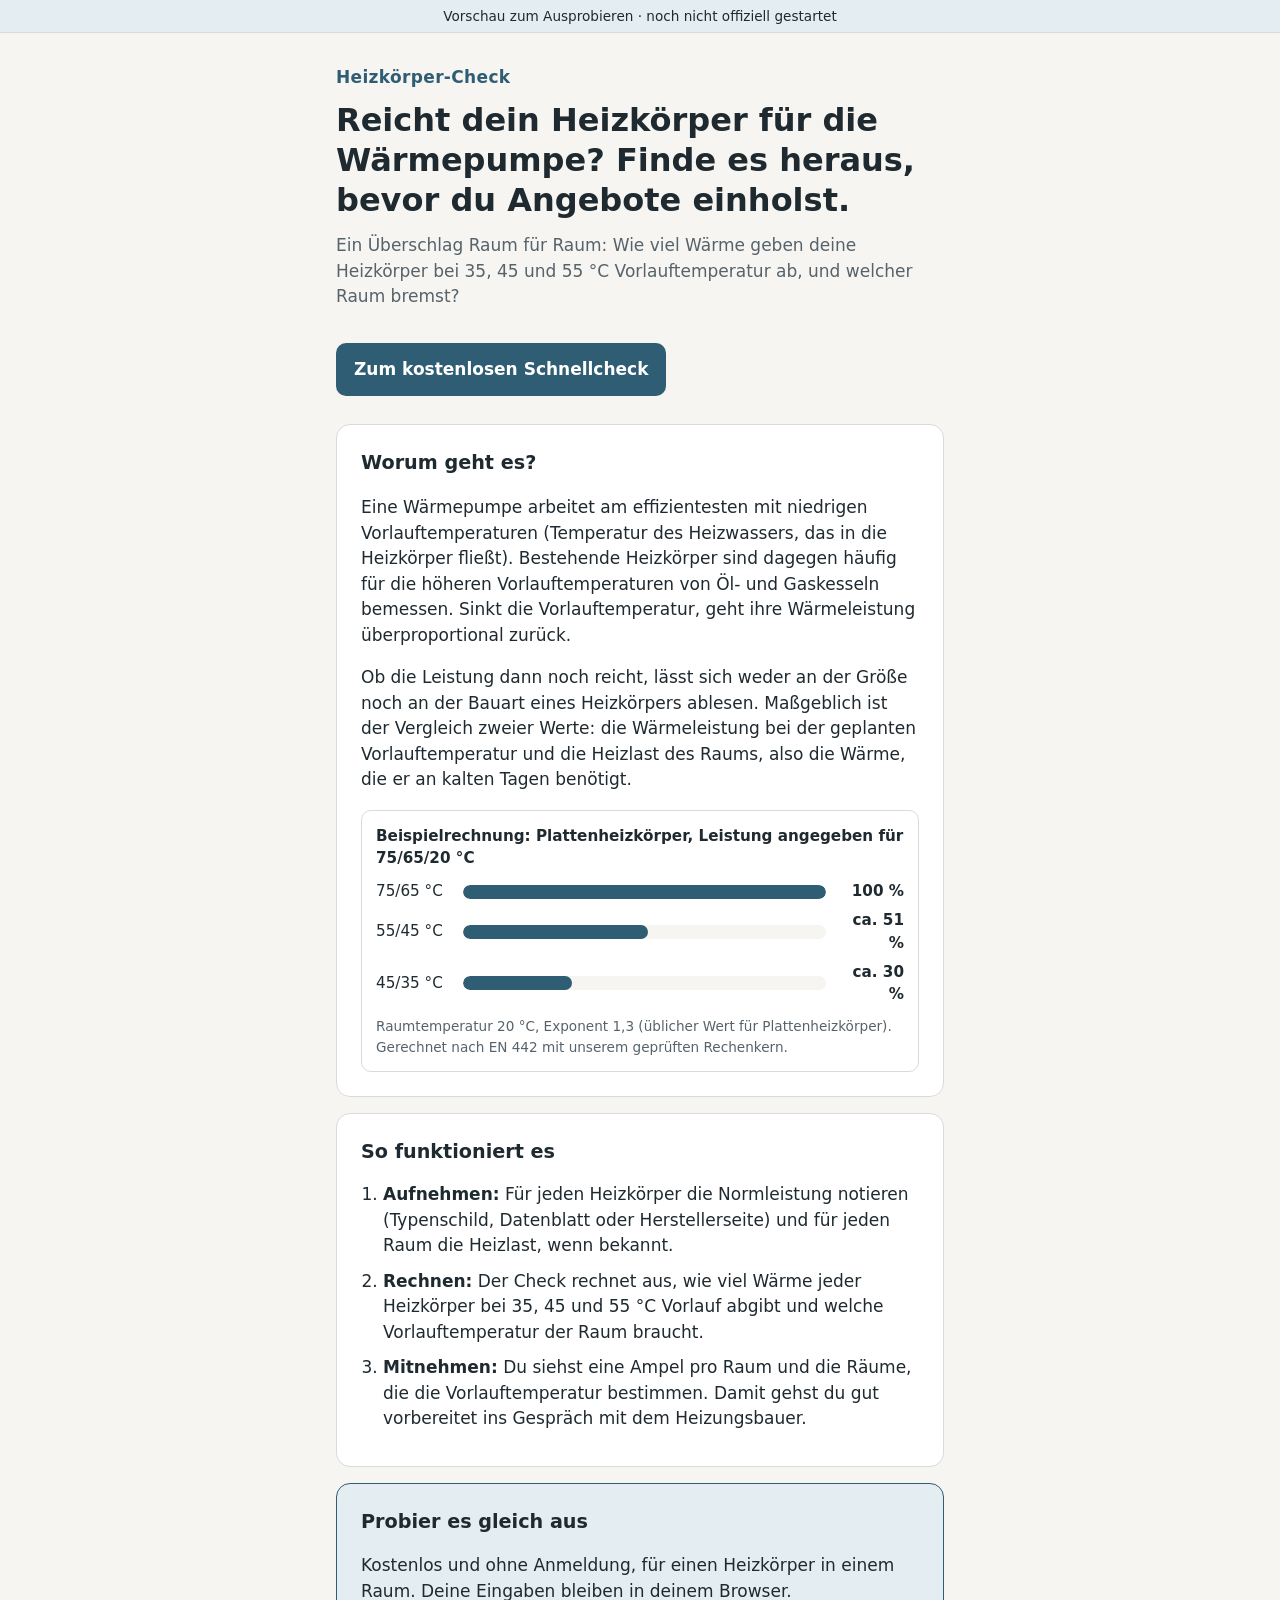
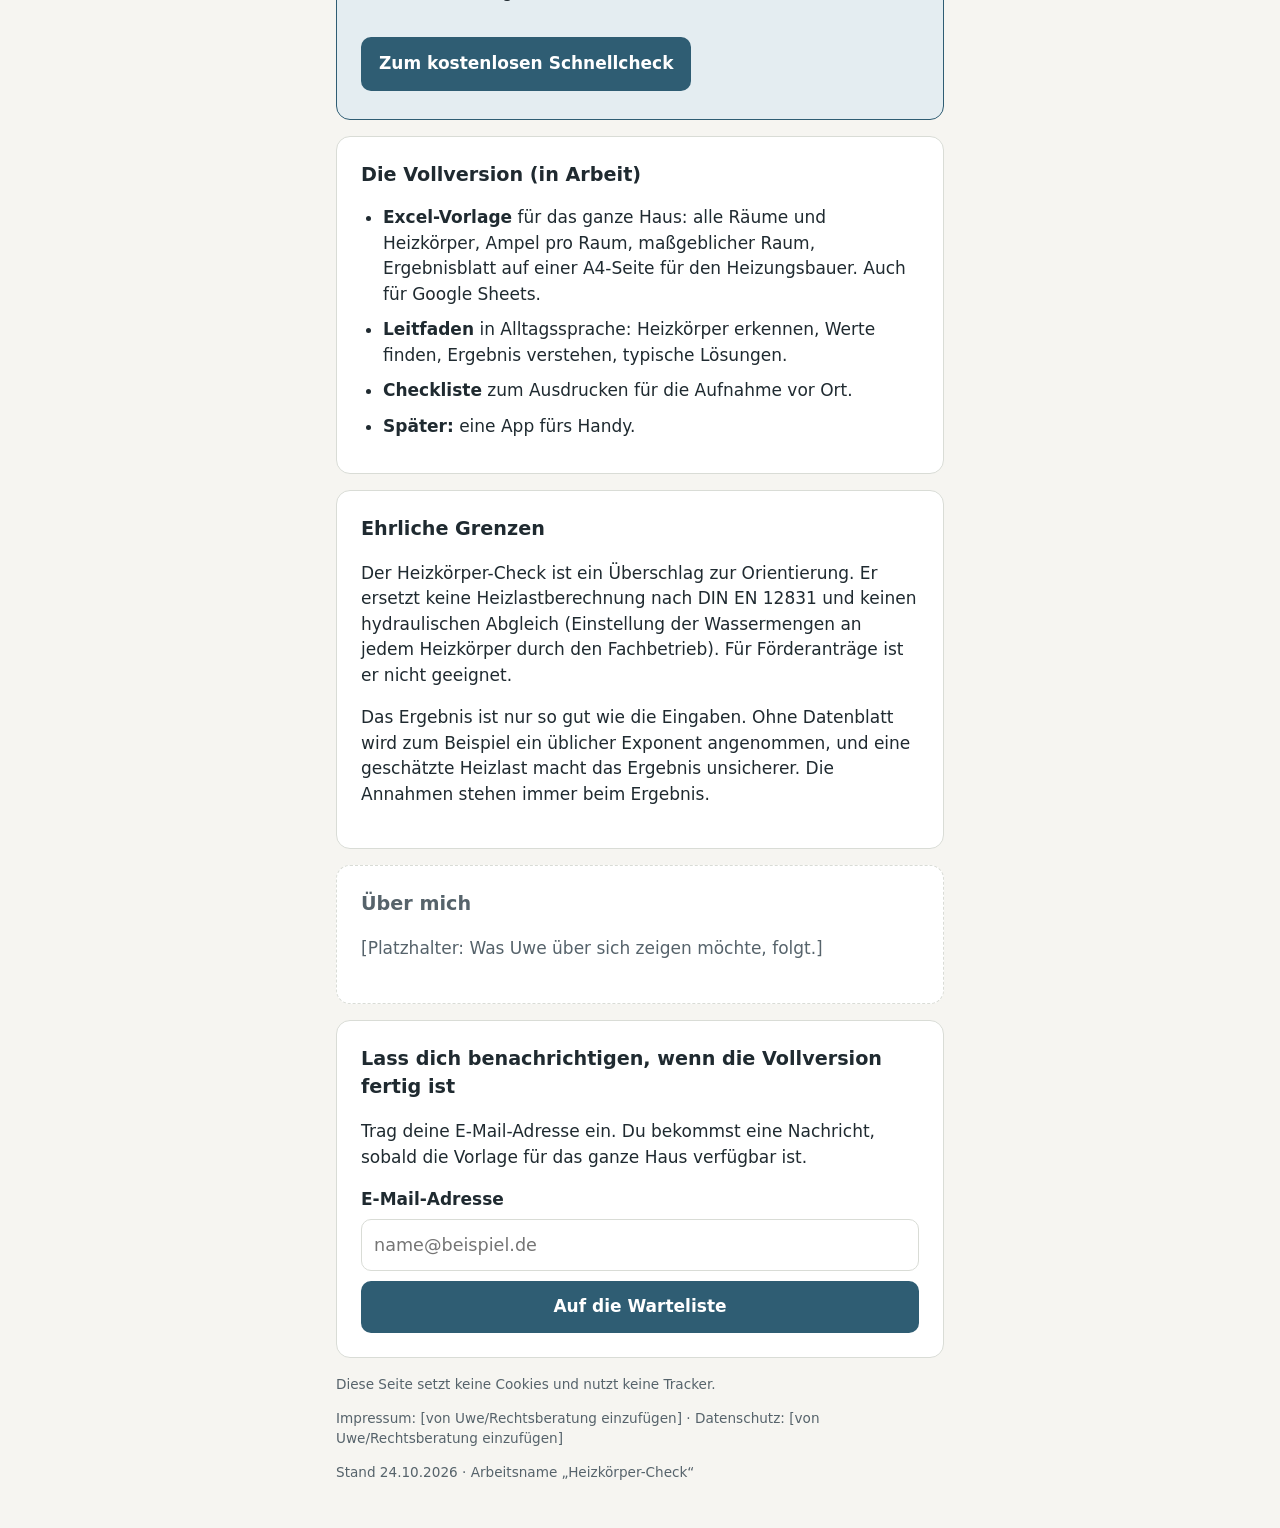
<file: index.html>
<!doctype html>
<html lang="de">
<head>
  <meta charset="utf-8">
  <meta name="viewport" content="width=device-width, initial-scale=1">
  <!-- VORSCHAU: vor dem Start entfernen (siehe docs/STATUS.md) -->
  <meta name="robots" content="noindex, nofollow">
  <title>Heizkörper-Check für Wärmepumpen</title>
  <meta name="description" content="Reicht dein Heizkörper für die Wärmepumpe? Überschlag Raum für Raum bei 35, 45 und 55 °C Vorlauf. Kostenloser Schnellcheck.">
  <link rel="stylesheet" href="src/schnellcheck.css">
  <link rel="stylesheet" href="src/landing.css">
</head>
<body>
  <!-- VORSCHAU: vor dem Start entfernen -->
  <p class="vorschau" role="note">Vorschau zum Ausprobieren · noch nicht offiziell gestartet</p>
  <header class="kopf held">
    <p class="marke">Heizkörper-Check</p>
    <h1>Reicht dein Heizkörper für die Wärmepumpe? Finde es heraus, bevor du Angebote einholst.</h1>
    <p class="einleitung">Ein Überschlag Raum für Raum: Wie viel Wärme geben deine Heizkörper bei 35, 45 und 55 °C Vorlauftemperatur ab, und welcher Raum bremst?</p>
    <a class="knopf" href="schnellcheck.html">Zum kostenlosen Schnellcheck</a>
  </header>

  <main>
    <section class="karte">
      <h2>Worum geht es?</h2>
      <p>Eine Wärmepumpe arbeitet am effizientesten mit niedrigen Vorlauftemperaturen (Temperatur des Heizwassers, das in die Heizkörper fließt). Bestehende Heizkörper sind dagegen häufig für die höheren Vorlauftemperaturen von Öl- und Gaskesseln bemessen. Sinkt die Vorlauftemperatur, geht ihre Wärmeleistung überproportional zurück.</p>
      <p>Ob die Leistung dann noch reicht, lässt sich weder an der Größe noch an der Bauart eines Heizkörpers ablesen. Maßgeblich ist der Vergleich zweier Werte: die Wärmeleistung bei der geplanten Vorlauftemperatur und die Heizlast des Raums, also die Wärme, die er an kalten Tagen benötigt.</p>
      <figure class="beispiel">
        <figcaption>Beispielrechnung: Plattenheizkörper, Leistung angegeben für 75/65/20 °C</figcaption>
        <div class="balken-zeile">
          <span class="balken-name">75/65 °C</span>
          <span class="balken"><span style="width:100%"></span></span>
          <span class="balken-wert">100 %</span>
        </div>
        <div class="balken-zeile">
          <span class="balken-name">55/45 °C</span>
          <span class="balken"><span style="width:51%"></span></span>
          <span class="balken-wert">ca. 51 %</span>
        </div>
        <div class="balken-zeile">
          <span class="balken-name">45/35 °C</span>
          <span class="balken"><span style="width:30%"></span></span>
          <span class="balken-wert">ca. 30 %</span>
        </div>
        <p class="quelle">Raumtemperatur 20 °C, Exponent 1,3 (üblicher Wert für Plattenheizkörper). Gerechnet nach EN 442 mit unserem geprüften Rechenkern.</p>
      </figure>
    </section>

    <section class="karte">
      <h2>So funktioniert es</h2>
      <ol class="schritte">
        <li><strong>Aufnehmen:</strong> Für jeden Heizkörper die Normleistung notieren (Typenschild, Datenblatt oder Herstellerseite) und für jeden Raum die Heizlast, wenn bekannt.</li>
        <li><strong>Rechnen:</strong> Der Check rechnet aus, wie viel Wärme jeder Heizkörper bei 35, 45 und 55 °C Vorlauf abgibt und welche Vorlauftemperatur der Raum braucht.</li>
        <li><strong>Mitnehmen:</strong> Du siehst eine Ampel pro Raum und die Räume, die die Vorlauftemperatur bestimmen. Damit gehst du gut vorbereitet ins Gespräch mit dem Heizungsbauer.</li>
      </ol>
    </section>

    <section class="karte betont">
      <h2>Probier es gleich aus</h2>
      <p>Kostenlos und ohne Anmeldung, für einen Heizkörper in einem Raum. Deine Eingaben bleiben in deinem Browser.</p>
      <a class="knopf" href="schnellcheck.html">Zum kostenlosen Schnellcheck</a>
    </section>

    <section class="karte">
      <h2>Die Vollversion (in Arbeit)</h2>
      <ul class="liste">
        <li><strong>Excel-Vorlage</strong> für das ganze Haus: alle Räume und Heizkörper, Ampel pro Raum, maßgeblicher Raum, Ergebnisblatt auf einer A4-Seite für den Heizungsbauer. Auch für Google Sheets.</li>
        <li><strong>Leitfaden</strong> in Alltagssprache: Heizkörper erkennen, Werte finden, Ergebnis verstehen, typische Lösungen.</li>
        <li><strong>Checkliste</strong> zum Ausdrucken für die Aufnahme vor Ort.</li>
        <li><strong>Später:</strong> eine App fürs Handy.</li>
      </ul>
    </section>

    <section class="karte">
      <h2>Ehrliche Grenzen</h2>
      <p>Der Heizkörper-Check ist ein Überschlag zur Orientierung. Er ersetzt keine Heizlastberechnung nach DIN EN 12831 und keinen hydraulischen Abgleich (Einstellung der Wassermengen an jedem Heizkörper durch den Fachbetrieb). Für Förderanträge ist er nicht geeignet.</p>
      <p>Das Ergebnis ist nur so gut wie die Eingaben. Ohne Datenblatt wird zum Beispiel ein üblicher Exponent angenommen, und eine geschätzte Heizlast macht das Ergebnis unsicherer. Die Annahmen stehen immer beim Ergebnis.</p>
    </section>

    <section class="karte platzhalter" aria-label="Über mich">
      <h2>Über mich</h2>
      <p>[Platzhalter: Was Uwe über sich zeigen möchte, folgt.]</p>
    </section>

    <section class="karte teaser" id="warteliste-bereich">
      <h2>Lass dich benachrichtigen, wenn die Vollversion fertig ist</h2>
      <p>Trag deine E-Mail-Adresse ein. Du bekommst eine Nachricht, sobald die Vorlage für das ganze Haus verfügbar ist.</p>
      <form id="warteliste" novalidate>
        <label for="email">E-Mail-Adresse</label>
        <input id="email" name="email" type="email" inputmode="email" autocomplete="email" placeholder="name@beispiel.de">
        <button type="submit">Auf die Warteliste</button>
        <p id="warteliste-meldung" class="meldung" role="status"></p>
      </form>
    </section>
  </main>

  <footer class="fuss">
    <p>Diese Seite setzt keine Cookies und nutzt keine Tracker.</p>
    <p>Impressum: [von Uwe/Rechtsberatung einzufügen] · Datenschutz: [von Uwe/Rechtsberatung einzufügen]</p>
    <p>Stand 24.10.2026 · Arbeitsname „Heizkörper-Check“</p>
  </footer>

  <script type="module" src="src/warteliste.js"></script>
</body>
</html>
</file>
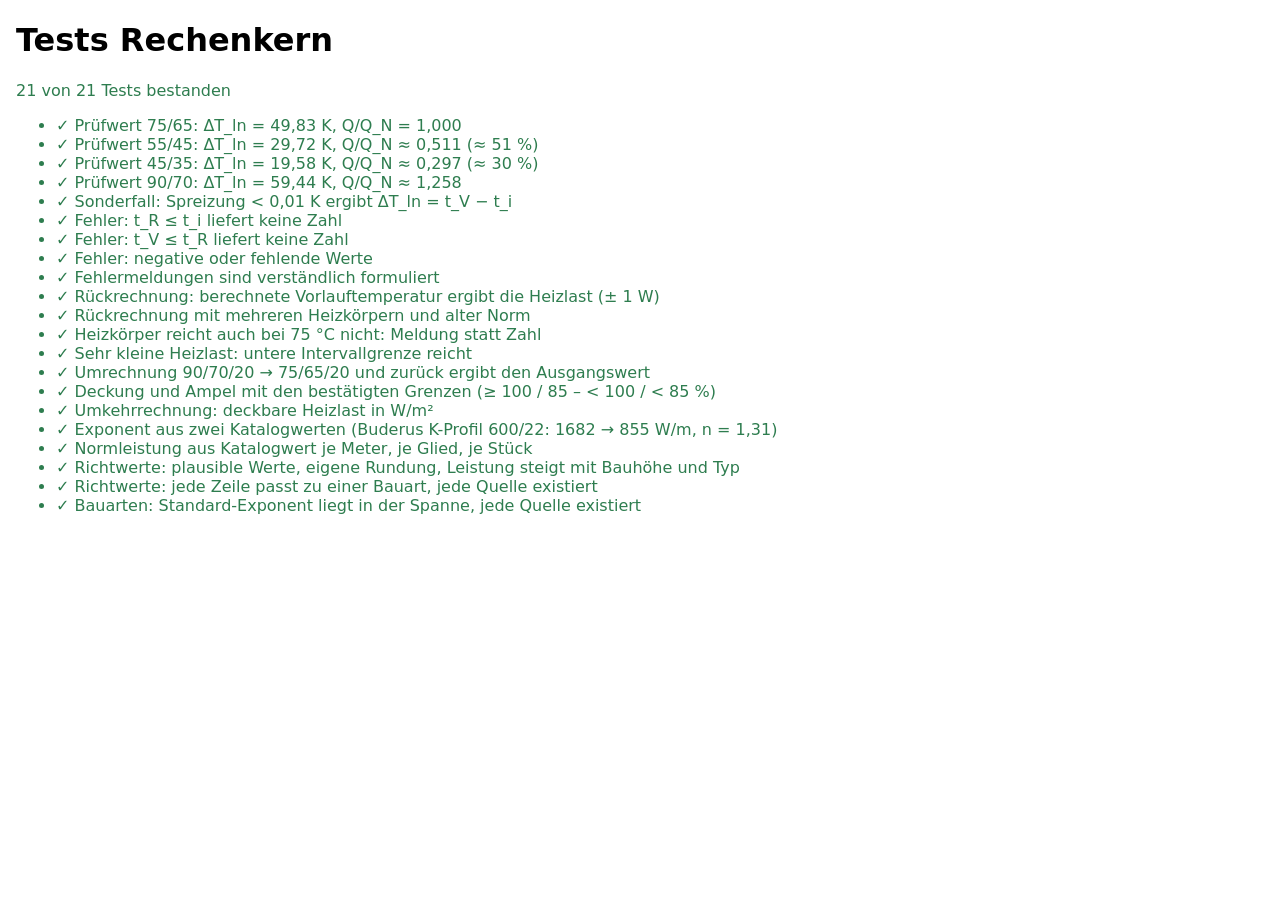
<file: tests/browser/index.html>
<!doctype html>
<html lang="de">
<head>
  <meta charset="utf-8">
  <meta name="viewport" content="width=device-width, initial-scale=1">
  <title>Tests Rechenkern</title>
  <!-- Führt tests/rechenkern.test.js im Browser aus (für Rechner ohne Node.js).
       Start: web\dev-server.ps1, dann http://localhost:8642/tests/browser/ -->
  <script type="importmap">
    { "imports": { "node:test": "./node-test.js", "node:assert/strict": "./node-assert.js" } }
  </script>
  <style>
    body { font-family: system-ui, sans-serif; margin: 16px; }
    .ok { color: #2e7d4f; } .fehler { color: #b3362c; font-weight: 700; }
  </style>
</head>
<body>
  <h1>Tests Rechenkern</h1>
  <p id="summe">Tests laufen …</p>
  <ul id="liste"></ul>
  <script type="module">
    import { ergebnisse } from './node-test.js';
    await import('../rechenkern.test.js');
    const fehler = ergebnisse.filter((e) => !e.ok).length;
    document.getElementById('summe').textContent =
      `${ergebnisse.length - fehler} von ${ergebnisse.length} Tests bestanden`;
    document.getElementById('summe').className = fehler ? 'fehler' : 'ok';
    document.getElementById('liste').replaceChildren(...ergebnisse.map((e) => {
      const li = document.createElement('li');
      li.className = e.ok ? 'ok' : 'fehler';
      li.textContent = e.ok ? `✓ ${e.name}` : `✗ ${e.name}: ${e.meldung}`;
      return li;
    }));
    window.TESTERGEBNIS = { gesamt: ergebnisse.length, fehler };
  </script>
</body>
</html>
</file>
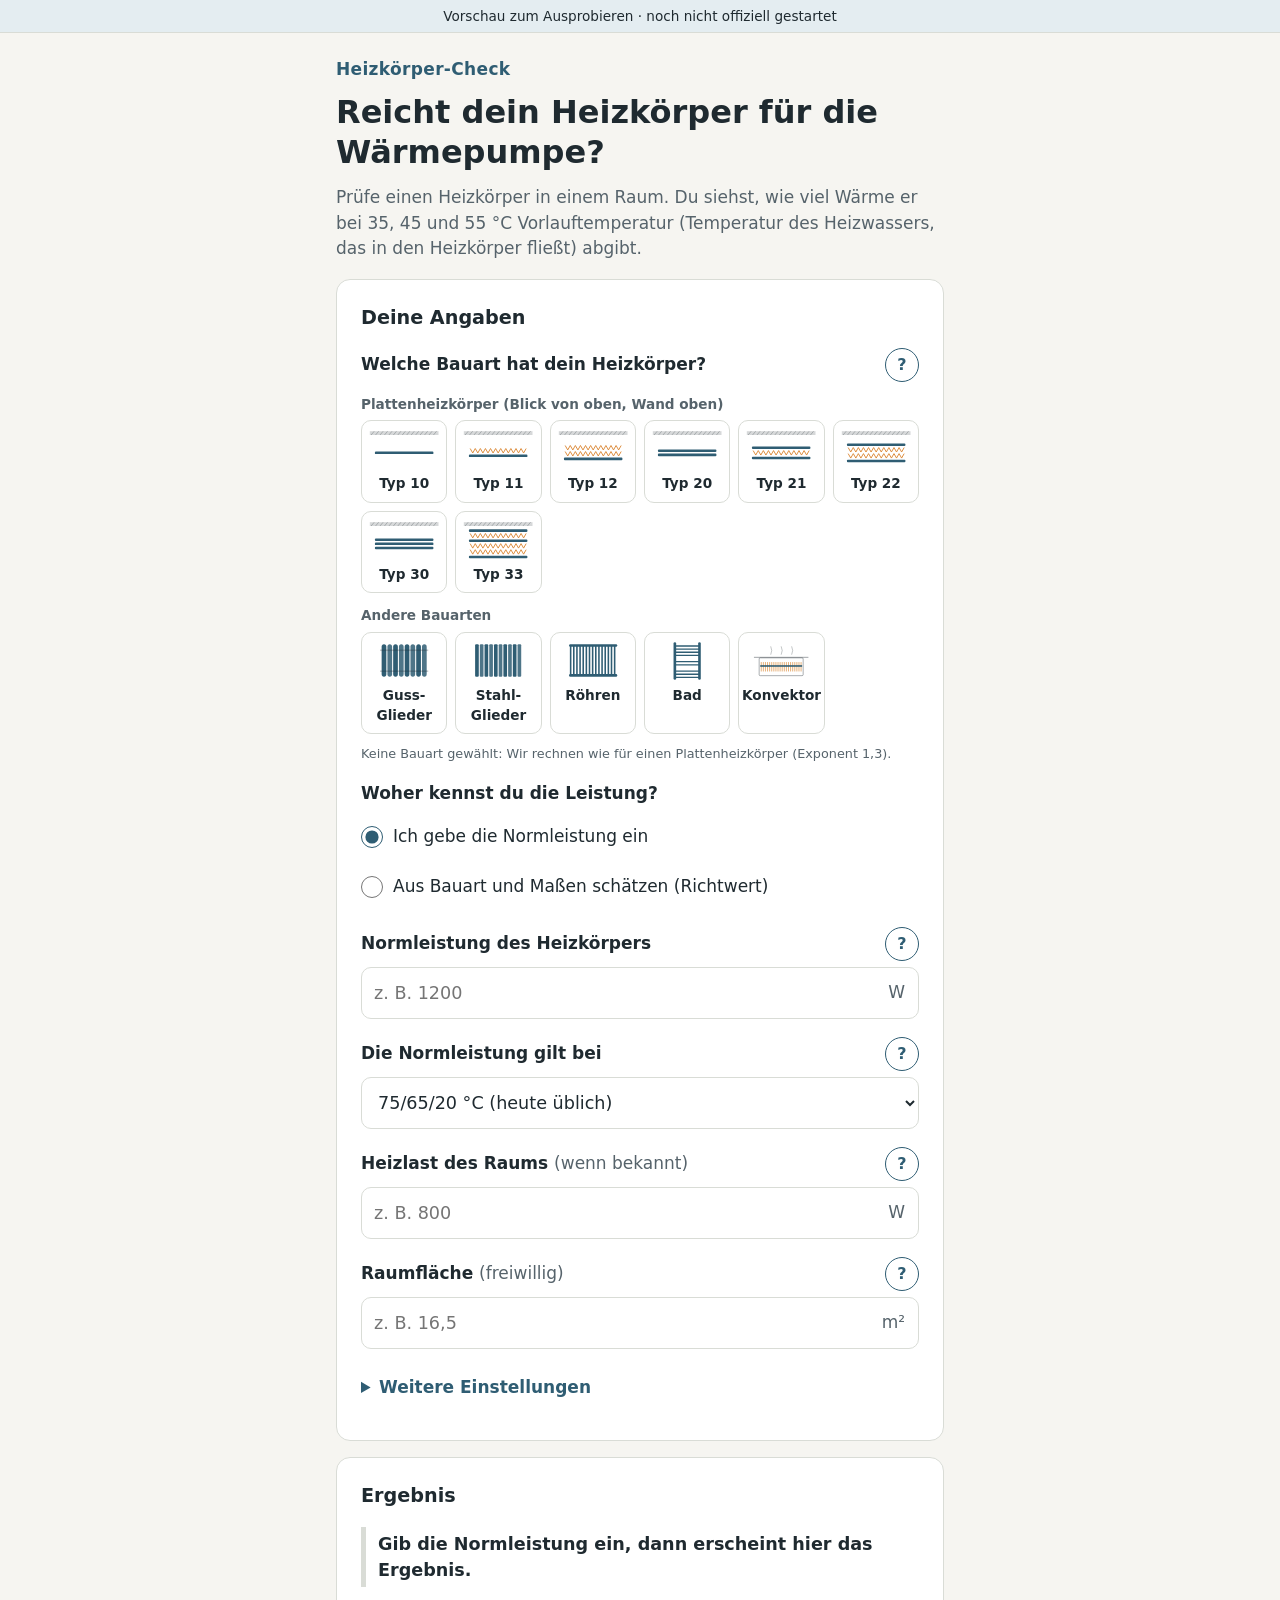
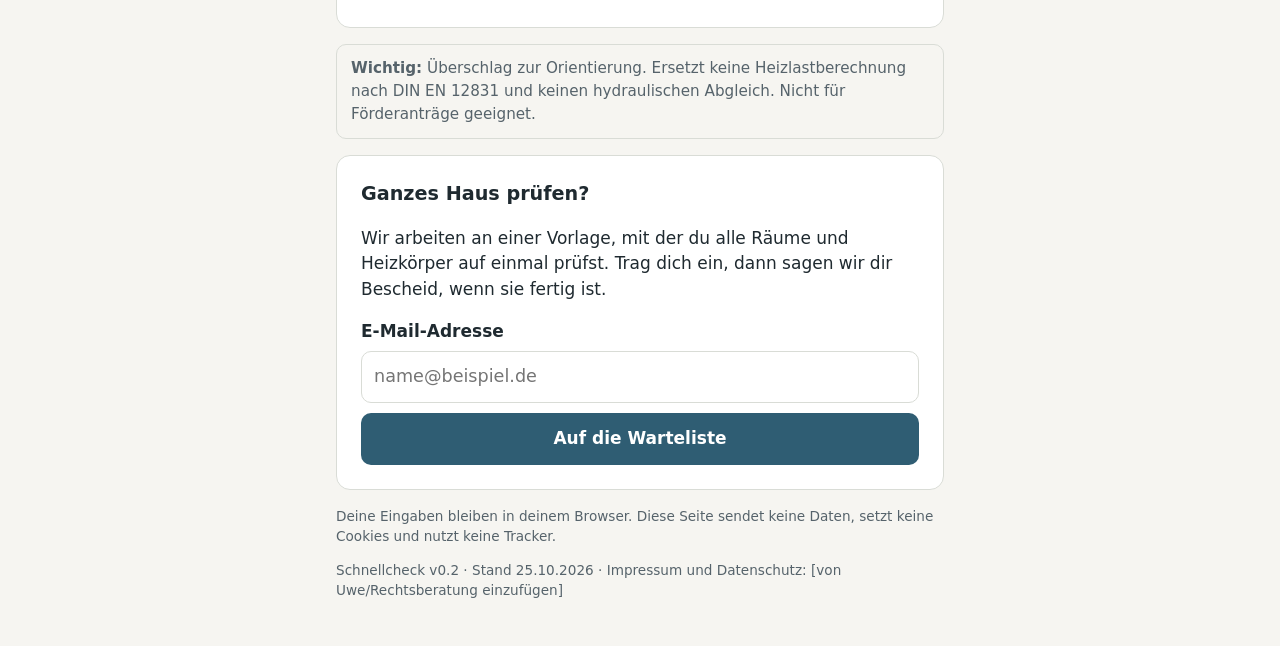
<file: schnellcheck.html>
<!doctype html>
<html lang="de">
<head>
  <meta charset="utf-8">
  <meta name="viewport" content="width=device-width, initial-scale=1">
  <!-- VORSCHAU: vor dem Start entfernen (siehe docs/STATUS.md) -->
  <meta name="robots" content="noindex, nofollow">
  <title>Schnellcheck – Heizkörper-Check</title>
  <meta name="description" content="Kostenloser Schnellcheck: Schafft dein Heizkörper die Heizlast bei 35, 45 oder 55 °C Vorlauf?">
  <link rel="stylesheet" href="src/schnellcheck.css">
  <link rel="stylesheet" href="src/heizkoerper-auswahl.css">
</head>
<body>
  <!-- VORSCHAU: vor dem Start entfernen -->
  <p class="vorschau" role="note">Vorschau zum Ausprobieren · noch nicht offiziell gestartet</p>
  <header class="kopf">
    <p class="marke">Heizkörper-Check</p>
    <h1>Reicht dein Heizkörper für die Wärmepumpe?</h1>
    <p class="einleitung">Prüfe einen Heizkörper in einem Raum. Du siehst, wie viel Wärme er bei 35, 45 und 55 °C Vorlauftemperatur (Temperatur des Heizwassers, das in den Heizkörper fließt) abgibt.</p>
  </header>

  <main>
    <form id="eingaben" class="karte" novalidate autocomplete="off">
      <h2>Deine Angaben</h2>

      <fieldset class="feld bauart-feld">
        <div class="feld-kopf">
          <legend>Welche Bauart hat dein Heizkörper?</legend>
          <button type="button" class="hilfe-knopf" aria-expanded="false" aria-controls="hilfe-bauart" aria-label="Hilfe zur Bauart">?</button>
        </div>
        <p id="hilfe-bauart" class="hilfe" hidden>Die Bauart bestimmt, wie stark die Leistung bei niedrigeren Temperaturen sinkt (Heizkörperexponent). <strong>Plattenheizkörper:</strong> Schau von oben in den Heizkörper. Zähle die glatten Platten (erste Ziffer) und die Lagen mit gezackten Blechen, den Lamellen (zweite Ziffer). Zwei Platten mit zwei Lagen Lamellen sind Typ 22. Du bist unsicher? Dann wähle nichts, wir rechnen dann wie für einen Plattenheizkörper.</p>
        <div id="bauarten" class="bauarten"></div>
        <p id="bauart-info" class="wert-klein bauart-info"></p>
      </fieldset>

      <fieldset class="feld">
        <legend>Woher kennst du die Leistung?</legend>
        <div class="umschalter">
          <label><input type="radio" name="leistung-quelle" value="eingabe" checked> Ich gebe die Normleistung ein</label>
          <label><input type="radio" name="leistung-quelle" value="katalog"> Aus Bauart und Maßen schätzen (Richtwert)</label>
        </div>
        <div id="katalog" class="katalog" hidden>
          <p id="katalog-leer" class="wert-klein" hidden>Für diese Bauart haben wir noch keine Richtwerte. Richtwerte gibt es für Plattenheizkörper (Typ 10 bis 33) und Guss-Gliederheizkörper. Gib die Normleistung unten selbst ein.</p>
          <div id="katalog-felder">
            <label for="katalog-hoehe" id="katalog-hoehe-label">Bauhöhe</label>
            <select id="katalog-hoehe"></select>
            <div class="feld-kopf">
              <label for="katalog-laenge" id="katalog-menge-label">Baulänge</label>
              <button type="button" class="hilfe-knopf" aria-expanded="false" aria-controls="hilfe-katalog-laenge" aria-label="Hilfe zur Baulänge">?</button>
            </div>
            <p id="hilfe-katalog-laenge" class="hilfe" hidden><span id="hilfe-katalog-laenge-text">Die Breite des Heizkörpers in Millimetern, ohne Ventile und Anschlüsse.</span> Beispiel für eine Eingabe: 1200</p>
            <div class="eingabe-einheit">
              <input id="katalog-laenge" type="text" inputmode="numeric" placeholder="z. B. 1200">
              <span id="katalog-menge-einheit">mm</span>
            </div>
            <p class="fehler" id="fehler-katalog-laenge" role="alert"></p>
            <p id="katalog-ergebnis" class="wert-klein"></p>
            <p id="katalog-herleitung" class="wert-klein"></p>
          </div>
        </div>
      </fieldset>

      <div class="feld">
        <div class="feld-kopf">
          <label for="qn">Normleistung des Heizkörpers</label>
          <button type="button" class="hilfe-knopf" aria-expanded="false" aria-controls="hilfe-qn" aria-label="Hilfe zur Normleistung">?</button>
        </div>
        <p id="hilfe-qn" class="hilfe" hidden>Die Wärmeleistung, die der Hersteller unter Normbedingungen angibt, in Watt. <strong>Wo finde ich das?</strong> Auf dem Typenschild (oft seitlich oder oben am Heizkörper), im Datenblatt oder auf der Seite des Herstellers unter Typ und Maßen. Beispiel für eine Eingabe: 1200</p>
        <div class="eingabe-einheit">
          <input id="qn" name="qn" type="text" inputmode="decimal" placeholder="z. B. 1200" required>
          <span>W</span>
        </div>
        <p class="fehler" id="fehler-qn" role="alert"></p>
      </div>

      <div class="feld">
        <div class="feld-kopf">
          <label for="norm">Die Normleistung gilt bei</label>
          <button type="button" class="hilfe-knopf" aria-expanded="false" aria-controls="hilfe-norm" aria-label="Hilfe zur Normbedingung">?</button>
        </div>
        <p id="hilfe-norm" class="hilfe" hidden>Die Leistungsangabe bezieht sich immer auf bestimmte Temperaturen: Vorlauf / Rücklauf / Raum. Heute üblich ist 75/65/20 °C (Norm EN 442). Ältere Datenblätter nennen oft 90/70/20 °C. Die Angabe steht neben der Leistung im Datenblatt.</p>
        <select id="norm" name="norm">
          <option value="75/65/20" selected>75/65/20 °C (heute üblich)</option>
          <option value="90/70/20">90/70/20 °C (ältere Angabe)</option>
        </select>
      </div>

      <div class="feld">
        <div class="feld-kopf">
          <label for="heizlast">Heizlast des Raums <span class="optional">(wenn bekannt)</span></label>
          <button type="button" class="hilfe-knopf" aria-expanded="false" aria-controls="hilfe-heizlast" aria-label="Hilfe zur Heizlast">?</button>
        </div>
        <p id="hilfe-heizlast" class="hilfe" hidden>Die Heizlast ist die Wärme, die der Raum an einem sehr kalten Tag braucht, in Watt. Sie steht in einer Heizlastberechnung nach DIN EN 12831, die ein Heizungsbauer oder Energieberater erstellt. Du kennst sie nicht? Dann lass das Feld leer. Du siehst trotzdem, wie viel dein Heizkörper schafft.</p>
        <div class="eingabe-einheit">
          <input id="heizlast" name="heizlast" type="text" inputmode="decimal" placeholder="z. B. 800">
          <span>W</span>
        </div>
        <p class="fehler" id="fehler-heizlast" role="alert"></p>
      </div>

      <div class="feld">
        <div class="feld-kopf">
          <label for="flaeche">Raumfläche <span class="optional">(freiwillig)</span></label>
          <button type="button" class="hilfe-knopf" aria-expanded="false" aria-controls="hilfe-flaeche" aria-label="Hilfe zur Raumfläche">?</button>
        </div>
        <p id="hilfe-flaeche" class="hilfe" hidden>Die Grundfläche des Raums in Quadratmetern. Damit zeigen wir die Heizkörperleistung zusätzlich in Watt pro Quadratmeter (W/m²). Das ist keine Schätzung der Heizlast, sondern nur eine Umrechnung zum Vergleichen. Beispiel für eine Eingabe: 16,5</p>
        <div class="eingabe-einheit">
          <input id="flaeche" name="flaeche" type="text" inputmode="decimal" placeholder="z. B. 16,5">
          <span>m²</span>
        </div>
        <p class="fehler" id="fehler-flaeche" role="alert"></p>
      </div>

      <details class="weitere">
        <summary>Weitere Einstellungen</summary>

        <div class="feld">
          <div class="feld-kopf">
            <label for="exponent">Heizkörperexponent n</label>
            <button type="button" class="hilfe-knopf" aria-expanded="false" aria-controls="hilfe-exponent" aria-label="Hilfe zum Exponenten">?</button>
          </div>
          <p id="hilfe-exponent" class="hilfe" hidden>Der Exponent beschreibt, wie stark die Leistung bei niedrigeren Temperaturen sinkt. Er steht im Datenblatt. Ohne Datenblatt nehmen wir 1,3 an, das ist ein üblicher Wert für Plattenheizkörper (Annahme).</p>
          <input id="exponent" name="exponent" type="text" inputmode="decimal" value="1,3">
          <p class="fehler" id="fehler-exponent" role="alert"></p>
        </div>

        <div class="feld">
          <div class="feld-kopf">
            <label for="ti">Gewünschte Raumtemperatur</label>
            <button type="button" class="hilfe-knopf" aria-expanded="false" aria-controls="hilfe-ti" aria-label="Hilfe zur Raumtemperatur">?</button>
          </div>
          <p id="hilfe-ti" class="hilfe" hidden>Die Temperatur, die du im Raum haben möchtest. Für Wohnräume ist 20 °C üblich, im Bad meist mehr. Beispiel für eine Eingabe: 20</p>
          <div class="eingabe-einheit">
            <input id="ti" name="ti" type="text" inputmode="decimal" value="20">
            <span>°C</span>
          </div>
          <p class="fehler" id="fehler-ti" role="alert"></p>
        </div>

        <div class="feld">
          <div class="feld-kopf">
            <label for="spreizung">Spreizung</label>
            <button type="button" class="hilfe-knopf" aria-expanded="false" aria-controls="hilfe-spreizung" aria-label="Hilfe zur Spreizung">?</button>
          </div>
          <p id="hilfe-spreizung" class="hilfe" hidden>Die Spreizung ist der Unterschied zwischen Vorlauf (Wasser fließt hinein) und Rücklauf (Wasser fließt heraus). Bei Wärmepumpen ist sie klein. Voreingestellt sind 5 K (Kelvin, hier gleichbedeutend mit Grad Unterschied).</p>
          <div class="eingabe-einheit">
            <input id="spreizung" name="spreizung" type="text" inputmode="decimal" value="5">
            <span>K</span>
          </div>
          <p class="fehler" id="fehler-spreizung" role="alert"></p>
        </div>
      </details>
    </form>

    <section id="ergebnis" class="karte" aria-live="polite">
      <h2>Ergebnis</h2>
      <p id="fazit" class="fazit">Gib die Normleistung ein, dann erscheint hier das Ergebnis.</p>
      <div id="spalten" class="spalten"></div>
      <p id="vorlauf" class="vorlauf"></p>
      <ul id="annahmen" class="annahmen"></ul>
    </section>

    <aside class="hinweis" role="note">
      <strong>Wichtig:</strong> Überschlag zur Orientierung. Ersetzt keine Heizlastberechnung nach DIN EN 12831 und keinen hydraulischen Abgleich. Nicht für Förderanträge geeignet.
    </aside>

    <section class="karte teaser">
      <h2>Ganzes Haus prüfen?</h2>
      <p>Wir arbeiten an einer Vorlage, mit der du alle Räume und Heizkörper auf einmal prüfst. Trag dich ein, dann sagen wir dir Bescheid, wenn sie fertig ist.</p>
      <form id="warteliste" novalidate>
        <label for="email">E-Mail-Adresse</label>
        <input id="email" name="email" type="email" inputmode="email" autocomplete="email" placeholder="name@beispiel.de">
        <button type="submit">Auf die Warteliste</button>
        <p id="warteliste-meldung" class="meldung" role="status"></p>
      </form>
    </section>
  </main>

  <footer class="fuss">
    <p>Deine Eingaben bleiben in deinem Browser. Diese Seite sendet keine Daten, setzt keine Cookies und nutzt keine Tracker.</p>
    <p>Schnellcheck v0.2 · Stand 25.10.2026 · Impressum und Datenschutz: [von Uwe/Rechtsberatung einzufügen]</p>
  </footer>

  <script type="module" src="src/schnellcheck.js"></script>
</body>
</html>
</file>
<file: src/schnellcheck.css>
/* Schnellcheck – mobil zuerst. Ampelfarben nur für Ergebnisse, sonst ruhige Grundfarben. */
:root {
  --grund: #f6f5f1;
  --karte: #ffffff;
  --text: #1f2a30;
  --text-leise: #56636b;
  --linie: #d9dcd6;
  --akzent: #2f5d73;
  --akzent-hell: #e4edf1;
  --gruen: #2e7d4f;
  --gruen-hell: #e3f2e8;
  --gelb: #a46a00;
  --gelb-hell: #fdf1d8;
  --rot: #b3362c;
  --rot-hell: #fbe5e2;
  --fehler: #b3362c;
  color-scheme: light dark;
}

@media (prefers-color-scheme: dark) {
  :root {
    --grund: #151a1d;
    --karte: #1e2529;
    --text: #e7ecee;
    --text-leise: #a5b1b8;
    --linie: #36414a;
    --akzent: #8cc1d9;
    --akzent-hell: #24343c;
    --gruen: #6fcf97;
    --gruen-hell: #1d3328;
    --gelb: #f2c14e;
    --gelb-hell: #3a2f16;
    --rot: #f08a80;
    --rot-hell: #3d2220;
    --fehler: #f08a80;
  }
}

* { box-sizing: border-box; }

body {
  margin: 0;
  background: var(--grund);
  color: var(--text);
  font-family: system-ui, -apple-system, "Segoe UI", Roboto, sans-serif;
  font-size: 17px;
  line-height: 1.5;
}

.kopf, main, .fuss {
  max-width: 640px;
  margin: 0 auto;
  padding: 0 16px;
}

.kopf { padding-top: 24px; }
.marke { margin: 0; color: var(--akzent); font-weight: 600; letter-spacing: .02em; }
h1 { font-size: 1.6rem; line-height: 1.25; margin: .3em 0 .4em; }
h2 { font-size: 1.2rem; margin: 0 0 .8em; }
.einleitung { color: var(--text-leise); margin-top: 0; }

.karte {
  background: var(--karte);
  border: 1px solid var(--linie);
  border-radius: 14px;
  padding: 18px 16px;
  margin: 16px 0;
}

.feld { margin-bottom: 18px; }
.feld-kopf { display: flex; align-items: center; justify-content: space-between; gap: 8px; }
label { font-weight: 600; }
.optional { font-weight: 400; color: var(--text-leise); }

.hilfe-knopf {
  flex: none;
  width: 34px; height: 34px;
  border-radius: 50%;
  border: 1px solid var(--akzent);
  background: var(--karte);
  color: var(--akzent);
  font-weight: 700;
  font-size: 1rem;
  cursor: pointer;
}
.hilfe-knopf[aria-expanded="true"] { background: var(--akzent); color: var(--karte); }

.hilfe {
  background: var(--akzent-hell);
  border-radius: 8px;
  padding: 10px 12px;
  margin: 8px 0;
  font-size: .95rem;
}

input, select, button {
  font: inherit;
  color: inherit;
}

input, select {
  width: 100%;
  min-height: 52px;
  margin-top: 6px;
  padding: 10px 12px;
  border: 1px solid var(--linie);
  border-radius: 10px;
  background: var(--karte);
  font-size: 1.1rem;
}
input:focus, select:focus, button:focus-visible, summary:focus-visible {
  outline: 3px solid var(--akzent);
  outline-offset: 1px;
}
input[aria-invalid="true"] { border-color: var(--fehler); }

.eingabe-einheit { position: relative; }
.eingabe-einheit input { padding-right: 52px; }
.eingabe-einheit span {
  position: absolute;
  right: 14px; top: 50%;
  transform: translateY(-38%);
  color: var(--text-leise);
}

.fehler { color: var(--fehler); margin: 4px 0 0; font-size: .95rem; min-height: 0; }
.fehler:empty { display: none; }

.weitere summary {
  cursor: pointer;
  font-weight: 600;
  color: var(--akzent);
  padding: 8px 0;
  margin-bottom: 8px;
}

.fazit {
  font-size: 1.1rem;
  font-weight: 600;
  border-left: 5px solid var(--linie);
  padding: 4px 0 4px 12px;
  margin: 0 0 16px;
}
.fazit-gruen { border-color: var(--gruen); }
.fazit-gelb { border-color: var(--gelb); }
.fazit-rot { border-color: var(--rot); }

.spalten {
  display: grid;
  grid-template-columns: repeat(3, minmax(0, 1fr));
  gap: 8px;
}

.spalte {
  border-radius: 10px;
  padding: 10px 8px;
  text-align: center;
  border: 1px solid var(--linie);
}
.spalte p { margin: 0; }
.spalte-kopf { font-size: .85rem; color: var(--text-leise); font-weight: 600; margin-bottom: 6px !important; }
.spalte-fehler { font-size: .85rem; color: var(--fehler); }
.wert-gross { font-size: 1.35rem; font-weight: 700; }
.wert-mittel { font-size: 1rem; font-weight: 600; margin-top: 6px !important; }
.wert-klein { font-size: .8rem; color: var(--text-leise); }

.ampel-text { font-weight: 700; font-size: .95rem; display: flex; align-items: center; justify-content: center; gap: 6px; }
.punkt { width: 12px; height: 12px; border-radius: 50%; display: inline-block; }

.ampel-gruen { background: var(--gruen-hell); border-color: var(--gruen); }
.ampel-gruen .ampel-text { color: var(--gruen); }
.ampel-gruen .punkt { background: var(--gruen); }
.ampel-gelb { background: var(--gelb-hell); border-color: var(--gelb); }
.ampel-gelb .ampel-text { color: var(--gelb); }
.ampel-gelb .punkt { background: var(--gelb); }
.ampel-rot { background: var(--rot-hell); border-color: var(--rot); }
.ampel-rot .ampel-text { color: var(--rot); }
.ampel-rot .punkt { background: var(--rot); }

.vorlauf { margin: 14px 0 0; font-weight: 600; }
.vorlauf:empty { display: none; }
.annahmen { margin: 14px 0 0; padding-left: 20px; color: var(--text-leise); font-size: .9rem; }
.annahmen:empty { display: none; }

.hinweis {
  border: 1px solid var(--linie);
  border-radius: 10px;
  padding: 12px 14px;
  font-size: .95rem;
  color: var(--text-leise);
}

.teaser label { display: block; margin-bottom: 0; }
.teaser button {
  width: 100%;
  min-height: 52px;
  margin-top: 10px;
  border: none;
  border-radius: 10px;
  background: var(--akzent);
  color: var(--karte);
  font-weight: 700;
  cursor: pointer;
}
.meldung { margin: 10px 0 0; font-size: .95rem; }
.meldung:empty { display: none; }

.fuss { color: var(--text-leise); font-size: .85rem; padding-bottom: 32px; }

@media (min-width: 560px) {
  h1 { font-size: 2rem; }
  .karte { padding: 24px; }
  .spalte { padding: 14px 10px; }
  .wert-gross { font-size: 1.6rem; }
}

/* VORSCHAU-Hinweis, vor dem Start entfernen */
.vorschau {
  margin: 0;
  padding: 6px 16px;
  text-align: center;
  font-size: .85rem;
  background: var(--akzent-hell);
  color: var(--text);
  border-bottom: 1px solid var(--linie);
}
</file>
<file: src/landing.css>
/* Ergänzungen für die Landingpage. Grundlage (Farben, Karten, Formular) kommt aus schnellcheck.css. */

.held { padding-top: 32px; padding-bottom: 8px; }

.knopf {
  display: block;
  text-align: center;
  min-height: 52px;
  padding: 14px 18px;
  margin: 16px 0 4px;
  border-radius: 10px;
  background: var(--akzent);
  color: var(--karte);
  font-weight: 700;
  text-decoration: none;
}
.knopf:focus-visible { outline: 3px solid var(--akzent); outline-offset: 2px; }

.betont { background: var(--akzent-hell); border-color: var(--akzent); }

.beispiel {
  margin: 16px 0 0;
  padding: 14px;
  border: 1px solid var(--linie);
  border-radius: 10px;
}
.beispiel figcaption { font-weight: 600; font-size: .95rem; margin-bottom: 10px; }
.balken-zeile {
  display: grid;
  grid-template-columns: 5.2em 1fr 4.6em;
  align-items: center;
  gap: 8px;
  margin: 6px 0;
  font-size: .95rem;
}
.balken { height: 14px; background: var(--grund); border-radius: 7px; overflow: hidden; }
.balken span { display: block; height: 100%; background: var(--akzent); border-radius: 7px; }
.balken-wert { text-align: right; font-weight: 600; }
.quelle { margin: 10px 0 0; font-size: .85rem; color: var(--text-leise); }

.schritte, .liste { padding-left: 22px; margin: 0; }
.schritte li, .liste li { margin-bottom: 10px; }

.platzhalter { border-style: dashed; color: var(--text-leise); }

@media (min-width: 560px) {
  .knopf { display: inline-block; }
}
</file>
<file: src/heizkoerper-auswahl.css>
/* Bauart-Auswahl mit Skizzen und Herstellerkatalog (Schnellcheck). Nutzt die Farben aus schnellcheck.css. */
:root { --skizze-platte: #2f5d73; --skizze-lamelle: #d9822b; }
@media (prefers-color-scheme: dark) {
  :root { --skizze-platte: #8cc1d9; --skizze-lamelle: #f0a860; }
}

fieldset.feld { border: 0; padding: 0; margin: 0 0 18px; min-width: 0; }
fieldset.feld legend { font-weight: 600; padding: 0; }
.bauart-feld .feld-kopf legend { float: left; }

.bauart-gruppe { margin: 12px 0 6px; font-size: .85rem; color: var(--text-leise); font-weight: 600; }
.bauart-reihe {
  display: grid;
  grid-template-columns: repeat(auto-fill, minmax(74px, 1fr));
  gap: 8px;
}
.bauart-kachel {
  position: relative;
  display: flex;
  flex-direction: column;
  align-items: center;
  gap: 2px;
  padding: 6px 4px 8px;
  border: 1px solid var(--linie);
  border-radius: 10px;
  background: var(--karte);
  font-weight: 600;
  font-size: .85rem;
  text-align: center;
  cursor: pointer;
}
.bauart-kachel input {
  position: absolute;
  opacity: 0;
  width: 1px; height: 1px; min-height: 0; margin: 0;
}
.bauart-kachel:has(input:checked) { border: 2px solid var(--akzent); background: var(--akzent-hell); padding: 5px 3px 7px; }
.bauart-kachel:has(input:focus-visible) { outline: 3px solid var(--akzent); outline-offset: 1px; }
.bauart-bild { display: block; width: 100%; max-width: 110px; color: var(--text); }
.bauart-bild svg { display: block; width: 100%; height: 44px; }
.bauart-info { margin: 10px 0 0; }

.umschalter { display: grid; gap: 6px; margin-top: 8px; }
.umschalter label { display: flex; align-items: center; gap: 10px; font-weight: 400; min-height: 44px; }
.umschalter input { width: 22px; height: 22px; min-height: 0; margin: 0; flex: none; accent-color: var(--akzent); }

.katalog {
  margin-top: 10px;
  padding: 12px;
  border-radius: 10px;
  background: var(--akzent-hell);
}
.katalog label { display: block; margin-top: 10px; }
.katalog .feld-kopf label { margin-top: 10px; }
.katalog p { margin: 8px 0 0; }
input[readonly] { background: var(--akzent-hell); }
</file>
